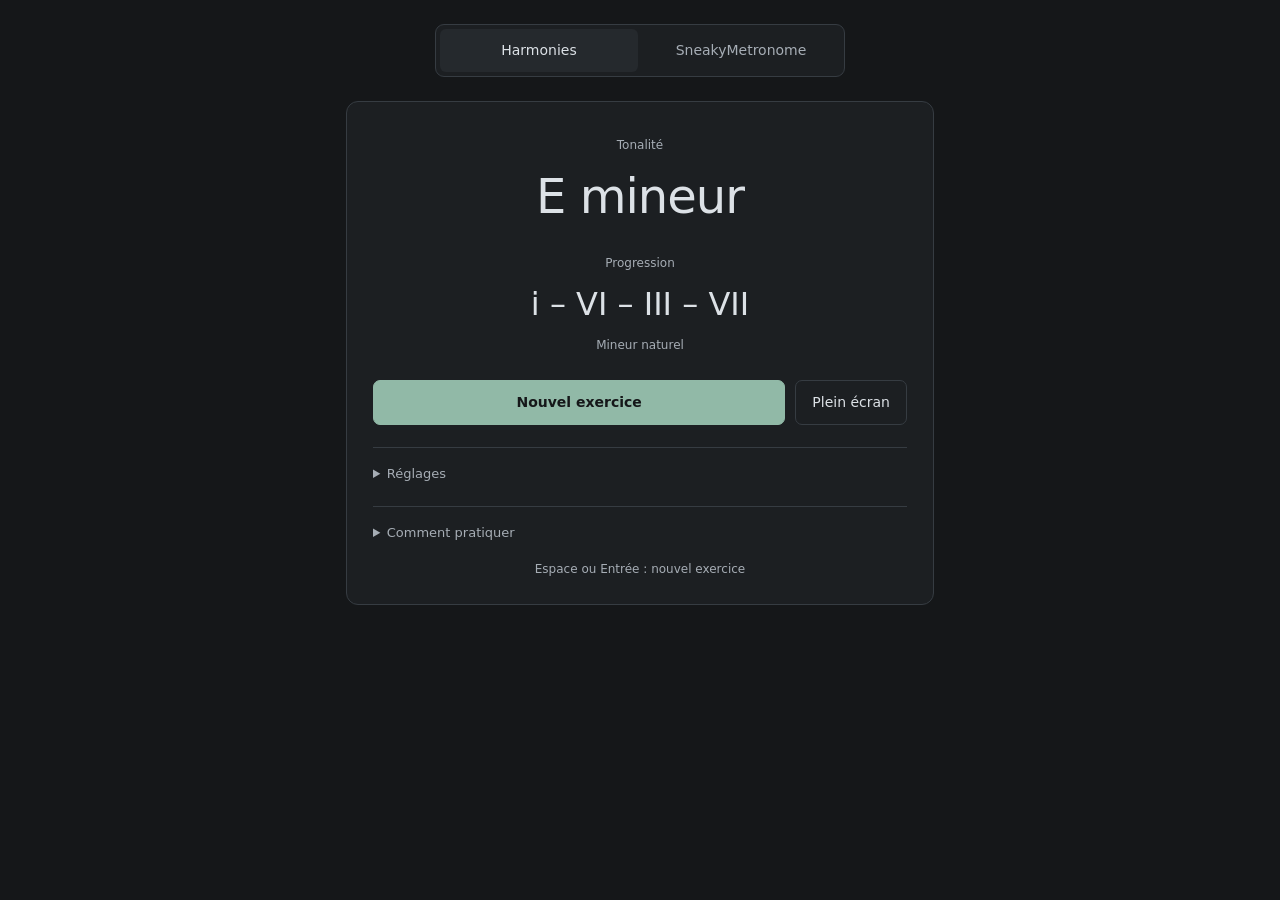
<file: index.html>
<!doctype html>
<html lang="fr">
<head>
  <meta charset="utf-8">
  <meta name="viewport" content="width=device-width, initial-scale=1">
  <title>Harmonies · SneakyMetronome</title>
  <link rel="stylesheet" href="style.css">
  <link rel="stylesheet" href="shell.css">
  <script src="shell.js" defer></script>
</head>
<body class="tools-shell">
  <header class="tools-header">
    <div class="tool-tabs" role="tablist" aria-label="Outils de pratique">
      <button id="tab-harmonies" type="button" role="tab" aria-selected="true" aria-controls="panel-harmonies" data-tool="harmonies">Harmonies</button>
      <button id="tab-metronome" type="button" role="tab" aria-selected="false" aria-controls="panel-metronome" tabindex="-1" data-tool="metronome">SneakyMetronome</button>
    </div>
  </header>
  <main class="tool-viewport" aria-label="Espace de pratique">
    <div class="tool-track">
      <section id="panel-harmonies" class="tool-panel" role="tabpanel" aria-labelledby="tab-harmonies">
        <iframe title="Harmonies — exercices de basse" src="basse/index.html?embedded=1" data-frame="harmonies" allow="fullscreen"></iframe>
      </section>
      <section id="panel-metronome" class="tool-panel" role="tabpanel" aria-labelledby="tab-metronome" inert aria-hidden="true">
        <iframe title="SneakyMetronome — pratique du rythme" src="metronome/index.html?embedded=1" data-frame="metronome" allow="fullscreen"></iframe>
      </section>
    </div>
  </main>
</body>
</html>
</file>
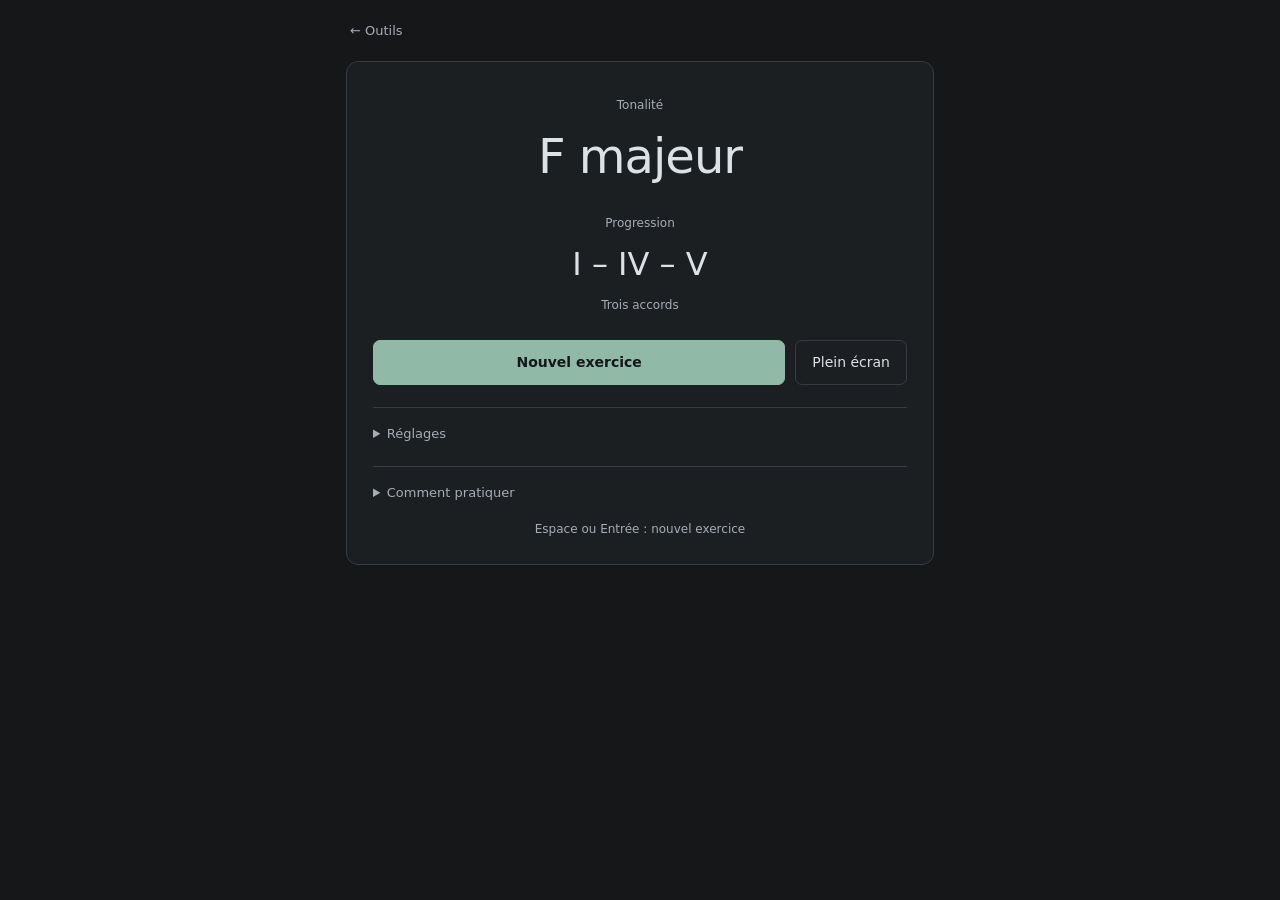
<file: basse/index.html>
<!doctype html>
<html lang="fr">
<head>
  <meta charset="utf-8">
  <meta name="viewport" content="width=device-width, initial-scale=1">
  <title>Harmonies</title>
  <link rel="stylesheet" href="../style.css">
  <script src="../tool-frame.js" defer></script>
  <script src="app.js" defer></script>
</head>
<body>
  <header class="header"><a href="../index.html">← Outils</a></header>
  <main class="workspace">
    <h1 class="sr-only">Harmonies</h1>
    <section class="practice-card" aria-label="Exercice d’harmonie">
      <div class="exercise" aria-live="polite" aria-atomic="true">
        <span class="exercise-label">Tonalité</span>
        <div id="key" class="exercise-key">—</div>
        <span class="exercise-label">Progression</span>
        <div id="prog" class="exercise-progression">—</div>
        <p id="sub" class="exercise-description"></p>
      </div>
      <div class="exercise-actions">
        <button class="primary-button" id="next">Nouvel exercice</button>
        <button class="secondary-button" id="fs">Plein écran</button>
      </div>
      <p id="fullscreen-message" role="status" hidden></p>
      <details class="practice-settings">
        <summary>Réglages</summary>
        <div class="bass-settings">
          <label>Mode<select id="quality"><option value="both">Majeur + mineur</option><option value="major">Majeur seulement</option><option value="minor">Mineur seulement</option></select></label>
          <label>Altérations<select id="acc"><option value="both">Bémols + dièses</option><option value="flats">Bémols seulement</option><option value="sharps">Dièses seulement</option></select></label>
          <label>Tonalités<select id="easy"><option value="off">Toutes les tonalités</option><option value="on">Tonalités faciles</option></select></label>
        </div>
      </details>
      <details class="practice-settings">
        <summary>Comment pratiquer</summary>
        <ol class="instructions">
          <li>Trouvez la tonique partout sur le manche.</li>
          <li>Nommez chaque note de la gamme.</li>
          <li>Jouez les triades de la progression.</li>
        </ol>
      </details>
      <p class="shortcut">Espace ou Entrée : nouvel exercice</p>
    </section>
  </main>
</body>
</html>
</file>
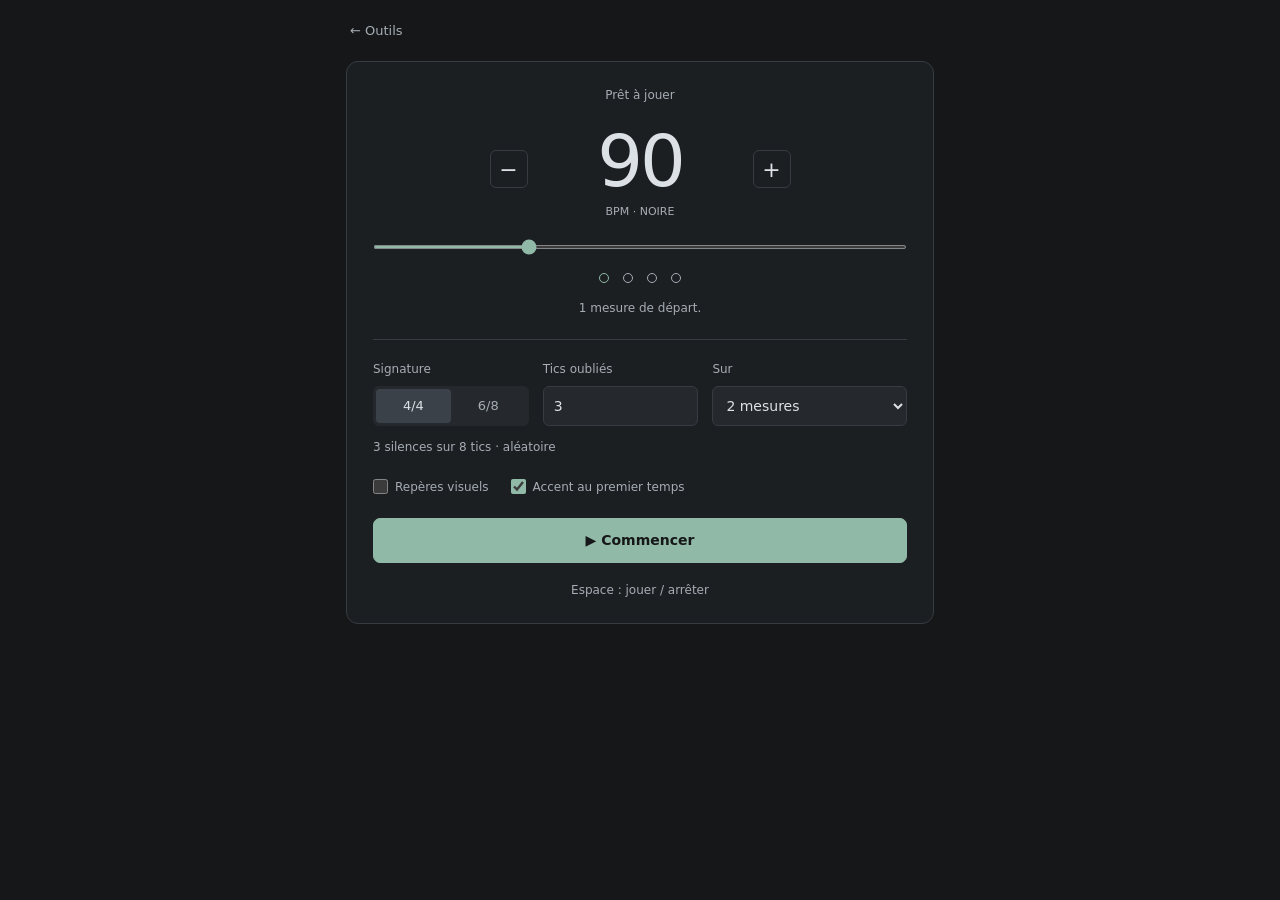
<file: metronome/index.html>
<!doctype html>
<html lang="fr">
<head>
  <meta charset="utf-8">
  <meta name="viewport" content="width=device-width, initial-scale=1">
  <title>SneakyMetronome</title>
  <link rel="stylesheet" href="../style.css">
  <link rel="stylesheet" href="style.css">
  <script src="../tool-frame.js" defer></script>
  <script src="app.js" defer></script>
</head>
<body>
  <header class="header"><a href="../index.html">← Outils</a></header>
  <main class="workspace">
    <h1 class="sr-only">SneakyMetronome</h1>
    <section class="instrument" aria-label="Métronome">
      <p id="status" class="status" role="status">Prêt à jouer</p>
      <div class="tempo-control">
        <button id="slower" class="step" aria-label="Réduire le tempo de 1">−</button>
        <div class="tempo-number">
          <label class="sr-only" for="tempo">Tempo en battements par minute</label>
          <input id="tempo" type="number" min="30" max="240" value="90" inputmode="numeric">
          <span id="tempo-unit">BPM · NOIRE</span>
        </div>
        <button id="faster" class="step" aria-label="Augmenter le tempo de 1">+</button>
      </div>
      <label class="sr-only" for="tempo-range">Régler le tempo</label>
      <input id="tempo-range" class="tempo-range" type="range" min="30" max="240" value="90">
      <div id="beats" class="beats" aria-label="Repères des temps"></div>
      <p class="beat-caption" id="beat-caption">1 mesure de départ.</p>
      <div class="settings">
        <div>
          <span class="field-label" id="signature-label">Signature</span>
          <div class="segmented" role="group" aria-labelledby="signature-label">
            <button data-signature="4" class="selected" aria-pressed="true">4/4</button>
            <button data-signature="6" aria-pressed="false">6/8</button>
          </div>
        </div>
        <div>
          <label class="field-label" for="omissions">Tics oubliés</label>
          <input id="omissions" class="number-input" type="number" min="0" max="8" value="3" inputmode="numeric">
        </div>
        <div>
          <label class="field-label" for="measures">Sur</label>
          <select id="measures"><option value="1">1 mesure</option><option value="2" selected>2 mesures</option><option value="4">4 mesures</option><option value="8">8 mesures</option></select>
        </div>
      </div>
      <p class="pattern-note" id="pattern-summary">3 silences sur 8 tics · aléatoire</p>
      <div class="options">
        <label><input id="visual" type="checkbox"> Repères visuels</label>
        <label><input id="accent" type="checkbox" checked> Accent au premier temps</label>
      </div>
      <button id="play" class="primary-button play"><span id="play-icon" aria-hidden="true">▶</span> <span id="play-label">Commencer</span></button>
      <p id="error" role="alert" hidden></p>
      <p class="shortcut">Espace : jouer / arrêter</p>
    </section>
  </main>
</body>
</html>
</file>
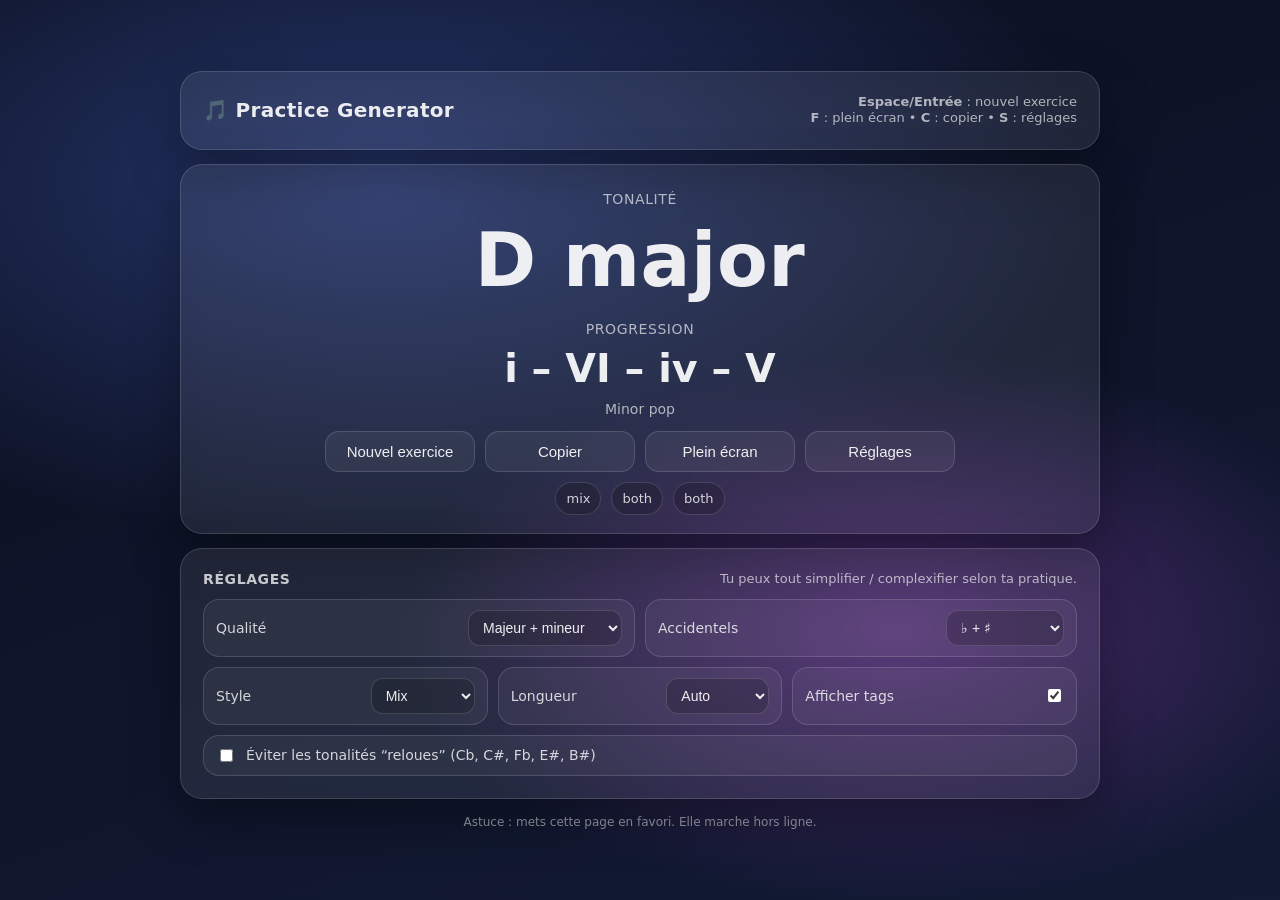
<file: bassplus.html>
<!doctype html>
<html lang="fr">
<head>
  <meta charset="utf-8" />
  <meta name="viewport" content="width=device-width,initial-scale=1" />
  <title>Practice Generator</title>
  <style>
    :root{
      --bg1:#0b1020;
      --bg2:#121a34;
      --card:rgba(255,255,255,.08);
      --border:rgba(255,255,255,.14);
      --text:rgba(255,255,255,.92);
      --muted:rgba(255,255,255,.65);
      --shadow:0 18px 50px rgba(0,0,0,.35);
      --radius:22px;
    }
    *{box-sizing:border-box}
    body{
      margin:0;
      font-family:system-ui,-apple-system,Segoe UI,Roboto,Arial,sans-serif;
      color:var(--text);
      min-height:100vh;
      background: radial-gradient(1200px 600px at 30% 20%, #26356b 0%, transparent 60%),
                  radial-gradient(900px 500px at 70% 70%, #4b2a6d 0%, transparent 55%),
                  linear-gradient(160deg, var(--bg1), var(--bg2));
      display:flex;
      justify-content:center;
      align-items:center;
      padding:18px;
    }
    .app{
      width:min(920px, 96vw);
      display:grid;
      gap:14px;
    }
    .card{
      background:var(--card);
      border:1px solid var(--border);
      box-shadow:var(--shadow);
      border-radius:var(--radius);
      padding:22px;
      backdrop-filter: blur(10px);
      -webkit-backdrop-filter: blur(10px);
    }
    .top{
      display:flex;
      align-items:center;
      justify-content:space-between;
      gap:12px;
      flex-wrap:wrap;
    }
    h1{
      margin:0;
      font-weight:800;
      letter-spacing:.3px;
      font-size:20px;
      color:rgba(255,255,255,.9);
    }
    .hint{
      color:var(--muted);
      font-size:13px;
      line-height:1.25;
      text-align:right;
    }
    .center{
      text-align:center;
      padding:26px 18px 18px;
    }
    .label{
      color:var(--muted);
      font-size:14px;
      letter-spacing:.6px;
      text-transform:uppercase;
    }
    .key{
      font-size: clamp(40px, 6vw, 74px);
      font-weight:900;
      margin:10px 0 6px;
      letter-spacing:.5px;
    }
    .prog{
      font-size: clamp(22px, 3.1vw, 40px);
      font-weight:800;
      margin:8px 0 6px;
    }
    .sub{
      color:var(--muted);
      margin-top:10px;
      font-size:14px;
    }
    .buttons{
      display:flex;
      gap:10px;
      justify-content:center;
      flex-wrap:wrap;
      margin-top:14px;
    }
    button{
      border:1px solid var(--border);
      background:rgba(255,255,255,.06);
      color:var(--text);
      border-radius:14px;
      padding:11px 14px;
      font-size:15px;
      cursor:pointer;
      transition: transform .05s ease, background .15s ease;
      min-width: 150px;
    }
    button:hover{ background:rgba(255,255,255,.10); }
    button:active{ transform: translateY(1px); }

    .pillrow{
      display:flex;
      gap:10px;
      justify-content:center;
      flex-wrap:wrap;
      margin-top:10px;
    }
    .pill{
      border:1px solid var(--border);
      background:rgba(0,0,0,.18);
      padding:8px 10px;
      border-radius:999px;
      font-size:13px;
      color:rgba(255,255,255,.8);
    }

    .settingsHeader{
      display:flex;
      align-items:center;
      justify-content:space-between;
      gap:10px;
      flex-wrap:wrap;
    }
    .settingsHeader h2{
      margin:0;
      font-size:14px;
      letter-spacing:.6px;
      text-transform:uppercase;
      color:rgba(255,255,255,.75);
    }
    .settings{
      display:grid;
      gap:12px;
      margin-top:12px;
    }
    .grid{
      display:grid;
      gap:10px;
      grid-template-columns: repeat(12, 1fr);
    }
    .field{
      grid-column: span 6;
      display:flex;
      gap:8px;
      align-items:center;
      justify-content:space-between;
      padding:10px 12px;
      border:1px solid var(--border);
      background:rgba(255,255,255,.05);
      border-radius:16px;
    }
    .field span{
      color:rgba(255,255,255,.8);
      font-size:14px;
    }
    select, input[type="checkbox"]{
      accent-color: white;
    }
    select{
      background:rgba(0,0,0,.18);
      color:var(--text);
      border:1px solid var(--border);
      border-radius:12px;
      padding:8px 10px;
      font-size:14px;
      outline:none;
    }
    .fieldSmall{
      grid-column: span 4;
    }
    .fieldWide{
      grid-column: span 12;
      justify-content:flex-start;
      gap:10px;
    }
    .footer{
      text-align:center;
      color:rgba(255,255,255,.55);
      font-size:12px;
      padding-top:2px;
    }

    @media (max-width: 720px){
      .field{ grid-column: span 12; }
      button{ min-width: 140px; }
      .hint{ text-align:left; }
    }

    .hidden{ display:none; }
  </style>
</head>
<body>
  <div class="app">

    <div class="card top">
      <h1>🎵 Practice Generator</h1>
      <div class="hint">
        <div><b>Espace/Entrée</b> : nouvel exercice</div>
        <div><b>F</b> : plein écran • <b>C</b> : copier • <b>S</b> : réglages</div>
      </div>
    </div>

    <div class="card center">
      <div class="label">Tonalité</div>
      <div class="key" id="key">—</div>

      <div class="label" style="margin-top:18px;">Progression</div>
      <div class="prog" id="prog">—</div>

      <div class="sub" id="sub">Appuie sur “Nouvel exercice”</div>

      <div class="buttons">
        <button id="next">Nouvel exercice</button>
        <button id="copy">Copier</button>
        <button id="fs">Plein écran</button>
        <button id="toggle">Réglages</button>
      </div>

      <div class="pillrow" id="pills"></div>
    </div>

    <div class="card" id="settingsCard">
      <div class="settingsHeader">
        <h2>Réglages</h2>
        <div class="hint">Tu peux tout simplifier / complexifier selon ta pratique.</div>
      </div>

      <div class="settings">
        <div class="grid">
          <div class="field">
            <span>Qualité</span>
            <select id="quality">
              <option value="both">Majeur + mineur</option>
              <option value="major">Majeur seulement</option>
              <option value="minor">Mineur seulement</option>
            </select>
          </div>

          <div class="field">
            <span>Accidentels</span>
            <select id="acc">
              <option value="both">♭ + ♯</option>
              <option value="flats">♭ seulement</option>
              <option value="sharps">♯ seulement</option>
            </select>
          </div>

          <div class="field fieldSmall">
            <span>Style</span>
            <select id="style">
              <option value="mixed">Mix</option>
              <option value="pop">Pop</option>
              <option value="jazz">Jazz</option>
              <option value="minor">Mineur</option>
              <option value="classic">Classique</option>
            </select>
          </div>

          <div class="field fieldSmall">
            <span>Longueur</span>
            <select id="len">
              <option value="any">Auto</option>
              <option value="3">3 accords</option>
              <option value="4">4 accords</option>
            </select>
          </div>

          <div class="field fieldSmall">
            <span>Afficher tags</span>
            <input id="tags" type="checkbox" checked />
          </div>

          <div class="field fieldWide">
            <input id="avoidHard" type="checkbox" />
            <span>Éviter les tonalités “reloues” (Cb, C#, Fb, E#, B#)</span>
          </div>
        </div>
      </div>
    </div>

    <div class="footer">Astuce : mets cette page en favori. Elle marche hors ligne.</div>
  </div>

<script>
  // --- Données ---
  const KEYS_FLATS  = ["C","Db","D","Eb","E","F","Gb","G","Ab","A","Bb","B","Cb","Fb"];
  const KEYS_SHARPS = ["C","C#","D","D#","E","F","F#","G","G#","A","A#","B","E#","B#"];

  const PROG = {
    pop: [
      { name:"Pop", rn:["I","V","vi","IV"] },
      { name:"Pop 2", rn:["I","vi","IV","V"] },
      { name:"3-chords", rn:["I","IV","V"] },
      { name:"50s", rn:["I","vi","ii","V"] },
    ],
    jazz: [
      { name:"Turnaround", rn:["ii","V","I"] },
      { name:"Turnaround 4", rn:["I","vi","ii","V"] },
      { name:"Rhythm changes (A)", rn:["I","vi","ii","V"] },
      { name:"Backdoor", rn:["IV","iv","I"] },
    ],
    minor: [
      { name:"Natural minor", rn:["i","VI","III","VII"] },
      { name:"Cadence", rn:["i","iv","V"] },
      { name:"Andalusian", rn:["i","VII","VI","V"] },
      { name:"Minor pop", rn:["i","VI","iv","V"] },
    ],
    classic: [
      { name:"Cadence", rn:["I","IV","V","I"] },
      { name:"Circle", rn:["I","IV","vii°","iii"] },
      { name:"Circle 2", rn:["vi","ii","V","I"] },
      { name:"Plagal", rn:["IV","I"] },
    ],
  };

  const pick = (arr) => arr[Math.floor(Math.random()*arr.length)];

  const pretty = (k) => k.replace("b","♭").replace("#","♯");

  function getKeyPool() {
    const acc = document.getElementById("acc").value;
    const avoidHard = document.getElementById("avoidHard").checked;

    let pool = [];
    if (acc === "flats") pool = [...KEYS_FLATS];
    else if (acc === "sharps") pool = [...KEYS_SHARPS];
    else pool = [...new Set([...KEYS_FLATS, ...KEYS_SHARPS])];

    if (avoidHard) {
      const hard = new Set(["Cb","C#","Fb","E#","B#"]);
      pool = pool.filter(k => !hard.has(k));
    }
    return pool;
  }

  function getQuality() {
    const q = document.getElementById("quality").value;
    if (q === "major") return "major";
    if (q === "minor") return "minor";
    return pick(["major","minor"]);
  }

  function getProgPool() {
    const style = document.getElementById("style").value;
    if (style === "mixed") {
      return [...PROG.pop, ...PROG.jazz, ...PROG.minor, ...PROG.classic];
    }
    return PROG[style] || [...PROG.pop];
  }

  function filterByLength(prog, lenPref) {
    if (lenPref === "any") return prog;
    const n = Number(lenPref);
    const filtered = prog.filter(p => p.rn.length === n);
    return filtered.length ? filtered : prog;
  }

  let current = null;

  function renderPills(items){
    const show = document.getElementById("tags").checked;
    const el = document.getElementById("pills");
    if (!show || !items?.length) {
      el.innerHTML = "";
      return;
    }
    el.innerHTML = items.map(t => `<div class="pill">${t}</div>`).join("");
  }

  function generate(){
    const key = pick(getKeyPool());
    const quality = getQuality();

    let pool = getProgPool();
    pool = filterByLength(pool, document.getElementById("len").value);
    const prog = pick(pool);

    const keyLabel = `${pretty(key)} ${quality}`;
    const progLabel = `${prog.name}: ${prog.rn.join(" – ")}`;

    current = { keyLabel, progLabel, progName: prog.name, rn: prog.rn };

    document.getElementById("key").textContent = keyLabel;
    document.getElementById("prog").textContent = prog.rn.join(" – ");
    document.getElementById("sub").textContent = prog.name;

    renderPills([
      document.getElementById("style").value === "mixed" ? "mix" : document.getElementById("style").value,
      document.getElementById("quality").value,
      document.getElementById("acc").value
    ]);
  }

  async function copyCurrent(){
    if (!current) generate();
    const text = `Tonalité: ${current.keyLabel}\nProgression: ${current.progLabel}`;
    try{
      await navigator.clipboard.writeText(text);
      flashSubtitle("Copié ✅");
    } catch {
      prompt("Copie manuelle:", text);
    }
  }

  function flashSubtitle(msg){
    const el = document.getElementById("sub");
    const old = el.textContent;
    el.textContent = msg;
    setTimeout(() => el.textContent = old, 800);
  }

  async function toggleFullscreen(){
    if (!document.fullscreenElement) {
      try { await document.documentElement.requestFullscreen(); }
      catch { /* ignore */ }
    } else {
      try { await document.exitFullscreen(); }
      catch { /* ignore */ }
    }
  }

  function toggleSettings(){
    document.getElementById("settingsCard").classList.toggle("hidden");
  }

  // --- Events ---
  document.getElementById("next").addEventListener("click", generate);
  document.getElementById("copy").addEventListener("click", copyCurrent);
  document.getElementById("fs").addEventListener("click", toggleFullscreen);
  document.getElementById("toggle").addEventListener("click", toggleSettings);

  // Regénérer quand tu changes un réglage
  ["quality","acc","style","len","tags","avoidHard"].forEach(id => {
    document.getElementById(id).addEventListener("change", () => {
      generate();
    });
  });

  // Raccourcis clavier
  window.addEventListener("keydown", (e) => {
    const tag = (e.target && e.target.tagName) ? e.target.tagName.toLowerCase() : "";
    if (tag === "select" || tag === "input" || tag === "textarea") return;

    if (e.key === " " || e.key === "Enter") { e.preventDefault(); generate(); }
    else if (e.key.toLowerCase() === "f") { toggleFullscreen(); }
    else if (e.key.toLowerCase() === "c") { copyCurrent(); }
    else if (e.key.toLowerCase() === "s") { toggleSettings(); }
  });

  // Démarrage
  generate();
</script>
</body>
</html>
</file>
<file: style.css>
/* Styles partagés : thème sombre, contrôles et typographie. */
:root {
  color-scheme: dark;
  --bg: #151719;
  --surface: #1c1f22;
  --control: #25292d;
  --border: #363c42;
  --text: #dce1e6;
  --muted: #a6adb5;
  --accent: #91b9a7;
  font: 14px/1.5 system-ui, -apple-system, BlinkMacSystemFont, "Segoe UI", sans-serif;
  color: var(--text);
  background: var(--bg);
}
* { box-sizing: border-box; }
body { margin: 0; }
button, input, select { font: inherit; }
button, summary, select { cursor: pointer; }
a { color: var(--muted); }
button, input, select { -webkit-tap-highlight-color: transparent; }
:focus-visible { outline: 2px solid var(--accent); outline-offset: 4px; }
.header { max-width: 620px; margin: auto; padding: 20px; }
.header a { text-decoration: none; font-size: 13px; }
.workspace { max-width: 620px; margin: auto; padding: 0 16px 20px; }
.practice-card { padding: 26px; background: var(--surface); border: 1px solid var(--border); border-radius: 12px; }
.exercise { text-align: center; padding: 8px 0 26px; }
.exercise-label { display: block; color: var(--muted); font-size: 12px; }
.exercise-key { font-size: clamp(36px, 7vw, 48px); font-weight: 500; letter-spacing: -1px; margin: 6px 0 22px; }
.exercise-progression { font-size: clamp(24px, 5vw, 32px); margin: 8px 0; }
.exercise-description { font-size: 12px; color: var(--muted); min-height: 18px; margin: 0; }
.primary-button, .secondary-button { border: 1px solid var(--border); border-radius: 7px; padding: 11px 16px; }
.primary-button { color: var(--bg); background: var(--accent); border-color: var(--accent); font-weight: 600; }
.primary-button:hover { background: #a0c5b4; }
.secondary-button { background: transparent; color: var(--text); }
.secondary-button:hover { background: var(--control); }
.exercise-actions { display: flex; gap: 10px; }
.exercise-actions .primary-button { flex: 1; }
.practice-settings { border-top: 1px solid var(--border); margin-top: 22px; padding-top: 16px; }
.practice-settings summary { color: var(--muted); font-size: 13px; }
.bass-settings { display: grid; grid-template-columns: 1fr 1fr; gap: 16px; padding-top: 18px; }
.bass-settings label { display: flex; flex-direction: column; gap: 7px; color: var(--muted); font-size: 12px; }
select { width: 100%; min-width: 0; border: 1px solid var(--border); border-radius: 6px; background: var(--control); color: var(--text); padding: 9px; }
.instructions { color: var(--muted); font-size: 13px; line-height: 1.8; padding-left: 20px; margin-bottom: 0; }
.shortcut { color: var(--muted); text-align: center; font-size: 12px; margin: 18px 0 0; }
kbd { font: inherit; }
#fullscreen-message { font-size: 12px; color: #d9b48f; }
html:fullscreen { background: var(--bg); overflow: auto; }
.sr-only { position: absolute; width: 1px; height: 1px; padding: 0; margin: -1px; overflow: hidden; clip: rect(0,0,0,0); white-space: nowrap; border: 0; }
@media (max-width: 480px) {
  .practice-card { padding: 22px 18px; }
  .bass-settings { grid-template-columns: 1fr; }
  .shortcut { display: none; }
}
</file>
<file: shell.css>
/* Navigation statique : aucune animation. */
.tools-header { display: flex; justify-content: center; padding: 24px 16px; }
.tool-tabs { display: grid; grid-template-columns: 1fr 1fr; gap: 4px; background: var(--surface); padding: 4px; border: 1px solid var(--border); border-radius: 9px; width: min(410px,100%); }
.tool-tabs button { border: 0; background: transparent; color: var(--muted); min-width: 0; padding: 11px 8px; border-radius: 6px; font-size: 14px; }
.tool-tabs button[aria-selected="true"] { color: var(--text); background: var(--control); }
.tool-tabs button:hover { color: var(--text); }
.tool-viewport { overflow: hidden; width: 100%; min-height: 300px; }
.tool-track { display: grid; width: 100%; }
.tool-panel { grid-area: 1 / 1; min-width: 0; }
.tool-panel[aria-hidden="true"] { visibility: hidden; pointer-events: none; }
.tool-panel iframe { display: block; width: 100%; height: 700px; border: 0; background: var(--bg); }
html[data-embedded="true"] .header { display: none; }
html[data-embedded="true"] body { display: flow-root; }
@media (max-width: 480px) {
  .tools-header { padding: 18px 16px; }
  .tool-tabs button { font-size: 13px; }
}
</file>
<file: metronome/style.css>
/* Styles propres au métronome. Le thème vient de ../style.css. */
.instrument { padding: 24px 26px; background: var(--surface); border: 1px solid var(--border); border-radius: 12px; }
.status { text-align: center; color: var(--muted); font-size: 12px; margin: 0; }
.tempo-control { display: flex; align-items: center; justify-content: center; gap: 35px; margin: 14px 0 24px; }
.step { border: 1px solid var(--border); width: 38px; height: 38px; border-radius: 6px; background: transparent; color: var(--text); font-size: 22px; }
.step:hover { background: var(--control); }
.tempo-number { text-align: center; width: 155px; }
.tempo-number input { width: 100%; font-size: 72px; font-weight: 450; line-height: 1.2; letter-spacing: -3px; text-align: center; border: 0; background: transparent; color: var(--text); padding: 0; appearance: textfield; -moz-appearance: textfield; }
.tempo-number input::-webkit-inner-spin-button { appearance: none; }
.tempo-number span { display: block; font-size: 11px; color: var(--muted); }
.tempo-range { display: block; width: 100%; height: 4px; accent-color: var(--accent); cursor: pointer; margin: 0; }
.beats { display: flex; justify-content: center; gap: 14px; height: 14px; margin-top: 24px; }
.beat { height: 10px; width: 10px; border: 1px solid var(--muted); border-radius: 50%; }
.beat.first { border-color: var(--accent); }
.beat.active { background: var(--accent); border-color: var(--accent); }
.beat-caption { color: var(--muted); font-size: 12px; text-align: center; margin: 12px 0 22px; }
.settings { border-top: 1px solid var(--border); padding-top: 20px; display: grid; grid-template-columns: 1fr 1fr 1.25fr; gap: 14px; }
.field-label { display: block; font-size: 12px; color: var(--muted); margin-bottom: 8px; }
.segmented { display: flex; background: var(--control); padding: 3px; border-radius: 6px; height: 40px; }
.segmented button { width: 50%; border: 0; color: var(--muted); background: transparent; border-radius: 4px; font-size: 13px; }
.segmented button.selected { color: var(--text); background: #3a4148; }
.number-input { width: 100%; min-width: 0; border: 1px solid var(--border); border-radius: 6px; background: var(--control); height: 40px; color: var(--text); padding: 0 10px; }
.settings select { height: 40px; }
.pattern-note { margin: 12px 0 22px; color: var(--muted); font-size: 12px; }
.options { display: flex; flex-wrap: wrap; gap: 12px 22px; margin-bottom: 22px; }
.options label { display: flex; align-items: center; gap: 7px; color: var(--muted); font-size: 12px; cursor: pointer; }
.options input { accent-color: var(--accent); width: 15px; height: 15px; margin: 0; }
.play { width: 100%; }
.play:disabled { opacity: .6; cursor: wait; }
#error { color: #e7a29a; text-align: center; font-size: 13px; }
@media (max-width: 480px) {
  .instrument { padding: 22px 18px; }
  .tempo-control { gap: 22px; }
  .settings { gap: 10px; }
}
</file>
